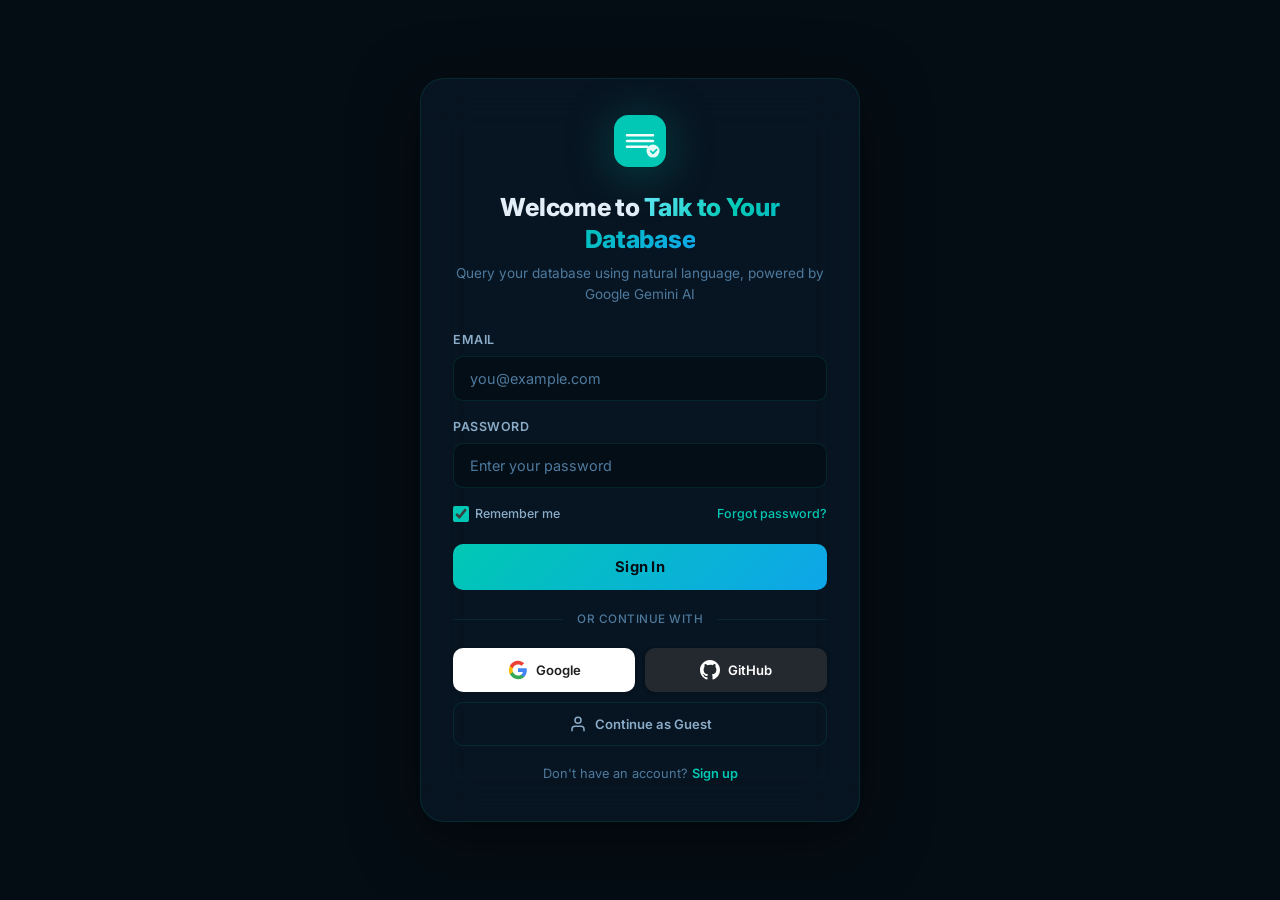
<file: src/main/resources/static/index.html>
<!DOCTYPE html>
<html lang="en">
<head>
    <meta charset="UTF-8">
    <meta name="viewport" content="width=device-width, initial-scale=1.0">
    <title>NLDB — Natural Language Database Interface</title>
    <meta name="description" content="Query your database using natural language. Powered by Google Gemini AI.">
    
    <!-- Social Meta Tags (Open Graph / Facebook) -->
    <meta property="og:type" content="website">
    <meta property="og:title" content="NLDB — Natural Language Database Interface">
    <meta property="og:description" content="Query your database using natural language. Powered by Google Gemini AI.">
    <meta property="og:image" content="https://raw.githubusercontent.com/Hariharan-Rajmohan/NLDB/main/screenshots/preview.png">

    <!-- Twitter Meta Tags -->
    <meta name="twitter:card" content="summary_large_image">
    <meta name="twitter:title" content="NLDB — Natural Language Database Interface">
    <meta name="twitter:description" content="Query your database using natural language. Powered by Google Gemini AI.">
    <meta name="twitter:image" content="https://raw.githubusercontent.com/Hariharan-Rajmohan/NLDB/main/screenshots/preview.png">

    <link rel="preconnect" href="https://fonts.googleapis.com">
    <link rel="preconnect" href="https://fonts.gstatic.com" crossorigin>
    <link href="https://fonts.googleapis.com/css2?family=Inter:wght@300;400;500;600;700;800&family=JetBrains+Mono:wght@400;500;600&display=swap" rel="stylesheet">
    <link rel="stylesheet" href="style.css">
</head>
<body>
    <!-- Animated Background Orbs -->
    <div class="bg-orbs" aria-hidden="true">
        <div class="orb orb-1"></div>
        <div class="orb orb-2"></div>
        <div class="orb orb-3"></div>
        <div class="orb orb-4"></div>
    </div>

    <!-- ===== Sign In / Sign Up Page ===== -->
    <div id="welcome-page" class="welcome-page">
        <div class="signin-card">
            <!-- Logo & Title -->
            <div class="signin-header">
                <div class="welcome-icon">
                    <svg width="52" height="52" viewBox="0 0 72 72" fill="none" xmlns="http://www.w3.org/2000/svg">
                        <rect width="72" height="72" rx="20" fill="url(#welcome-grad)"/>
                        <path d="M18 28h36M18 36h36M18 44h28" stroke="white" stroke-width="3.5" stroke-linecap="round" opacity="0.95"/>
                        <circle cx="54" cy="50" r="9" fill="white" opacity="0.9"/>
                        <path d="M51 50l3 3 5-5" stroke="url(#welcome-grad)" stroke-width="2.5" stroke-linecap="round" stroke-linejoin="round"/>
                        <defs>
                            <linearGradient id="welcome-grad" x1="0" y1="0" x2="72" y2="72">
                                <stop stop-color="#00c8b4"/>
                                <stop offset="1" stop-color="#0ea5e9"/>
                            </linearGradient>
                        </defs>
                    </svg>
                </div>
                <h1 class="welcome-title">Welcome to <span class="welcome-highlight">Talk to Your Database</span></h1>
                <p class="welcome-subtitle">Query your database using natural language, powered by Google Gemini AI</p>
            </div>

            <!-- Email / Password Form -->
            <form id="signin-form" class="signin-form" autocomplete="off">
                <div class="signin-form-group">
                    <label for="signin-email">Email</label>
                    <input type="email" id="signin-email" placeholder="you@example.com" required autocomplete="email">
                </div>
                <div class="signin-form-group">
                    <label for="signin-password">Password</label>
                    <input type="password" id="signin-password" placeholder="Enter your password" required minlength="4" autocomplete="current-password">
                </div>
                <div class="signin-row">
                    <label class="remember-me">
                        <input type="checkbox" id="remember-me" checked>
                        <span>Remember me</span>
                    </label>
                    <a href="#" class="forgot-link" onclick="return false;">Forgot password?</a>
                </div>
                <button type="submit" class="signin-submit-btn" id="signin-submit-btn">
                    <span class="signin-btn-text">Sign In</span>
                </button>
            </form>

            <!-- Divider -->
            <div class="signin-divider">
                <span>or continue with</span>
            </div>

            <!-- Social Login Buttons -->
            <div class="social-login-buttons">
                <button id="google-login-btn" class="social-btn google-btn" type="button">
                    <svg width="20" height="20" viewBox="0 0 24 24">
                        <path d="M22.56 12.25c0-.78-.07-1.53-.2-2.25H12v4.26h5.92a5.06 5.06 0 0 1-2.2 3.32v2.77h3.57c2.08-1.92 3.28-4.74 3.28-8.1z" fill="#4285F4"/>
                        <path d="M12 23c2.97 0 5.46-.98 7.28-2.66l-3.57-2.77c-.98.66-2.23 1.06-3.71 1.06-2.86 0-5.29-1.93-6.16-4.53H2.18v2.84C3.99 20.53 7.7 23 12 23z" fill="#34A853"/>
                        <path d="M5.84 14.09c-.22-.66-.35-1.36-.35-2.09s.13-1.43.35-2.09V7.07H2.18A11.96 11.96 0 0 0 1 12c0 1.94.46 3.77 1.18 5.27l3.66-2.84z" fill="#FBBC05"/>
                        <path d="M12 5.38c1.62 0 3.06.56 4.21 1.64l3.15-3.15C17.45 2.09 14.97 1 12 1 7.7 1 3.99 3.47 2.18 7.07l3.66 2.84c.87-2.6 3.3-4.53 6.16-4.53z" fill="#EA4335"/>
                    </svg>
                    <span>Google</span>
                </button>
                <button id="github-login-btn" class="social-btn github-btn" type="button">
                    <svg width="20" height="20" viewBox="0 0 24 24" fill="currentColor">
                        <path d="M12 0C5.374 0 0 5.373 0 12c0 5.302 3.438 9.8 8.207 11.387.6.11.793-.261.793-.577v-2.234c-3.338.726-4.033-1.416-4.033-1.416-.546-1.387-1.333-1.756-1.333-1.756-1.089-.745.083-.729.083-.729 1.205.084 1.839 1.237 1.839 1.237 1.07 1.834 2.807 1.304 3.492.997.107-.775.418-1.305.762-1.604-2.665-.305-5.467-1.334-5.467-5.931 0-1.311.469-2.381 1.236-3.221-.124-.303-.535-1.524.117-3.176 0 0 1.008-.322 3.301 1.23A11.509 11.509 0 0 1 12 5.803c1.02.005 2.047.138 3.006.404 2.291-1.552 3.297-1.23 3.297-1.23.653 1.653.242 2.874.118 3.176.77.84 1.235 1.911 1.235 3.221 0 4.609-2.807 5.624-5.479 5.921.43.372.823 1.102.823 2.222v3.293c0 .319.192.694.801.576C20.566 21.797 24 17.3 24 12c0-6.627-5.373-12-12-12z"/>
                    </svg>
                    <span>GitHub</span>
                </button>
            </div>

            <!-- Guest Access -->
            <button id="guest-login-btn" class="guest-btn" type="button">
                <svg width="18" height="18" viewBox="0 0 24 24" fill="none" stroke="currentColor" stroke-width="2" stroke-linecap="round" stroke-linejoin="round">
                    <path d="M20 21v-2a4 4 0 0 0-4-4H8a4 4 0 0 0-4 4v2"/><circle cx="12" cy="7" r="4"/>
                </svg>
                Continue as Guest
            </button>

            <!-- Sign Up Toggle -->
            <p class="signin-toggle">
                Don't have an account? <a href="#" id="signup-toggle-link">Sign up</a>
            </p>
        </div>
    </div>

    <div class="app-container hidden" id="app-container">
        <!-- Header -->
        <header class="app-header">
            <div class="logo-section">
                <div class="logo-icon">
                    <svg width="32" height="32" viewBox="0 0 32 32" fill="none" xmlns="http://www.w3.org/2000/svg">
                        <rect width="32" height="32" rx="8" fill="url(#logo-gradient)"/>
                        <path d="M8 12h16M8 16h16M8 20h12" stroke="white" stroke-width="2" stroke-linecap="round"/>
                        <circle cx="24" cy="22" r="4" fill="white" opacity="0.9"/>
                        <path d="M23 22l1 1 2-2" stroke="url(#logo-gradient)" stroke-width="1.5" stroke-linecap="round" stroke-linejoin="round"/>
                        <defs>
                            <linearGradient id="logo-gradient" x1="0" y1="0" x2="32" y2="32">
                                <stop stop-color="#00c8b4"/>
                                <stop offset="1" stop-color="#0ea5e9"/>
                            </linearGradient>
                        </defs>
                    </svg>
                </div>
                <div class="logo-text">
                    <h1>NLDB</h1>
                    <p class="tagline">Natural Language Database Interface</p>
                </div>
            </div>
            <div class="header-badge">
                <span class="badge-dot"></span>
                Powered by Gemini AI
            </div>
        </header>

        <!-- Navigation Tabs -->
        <nav class="app-nav" id="app-nav">
            <button class="nav-tab active" data-view="query-view" id="nav-query">
                <svg width="16" height="16" viewBox="0 0 24 24" fill="none" stroke="currentColor" stroke-width="2" stroke-linecap="round" stroke-linejoin="round">
                    <circle cx="11" cy="11" r="8"/><line x1="21" y1="21" x2="16.65" y2="16.65"/>
                </svg>
                NL Query
            </button>
            <button class="nav-tab" data-view="crud-view" id="nav-crud">
                <svg width="16" height="16" viewBox="0 0 24 24" fill="none" stroke="currentColor" stroke-width="2" stroke-linecap="round" stroke-linejoin="round">
                    <rect x="3" y="3" width="18" height="18" rx="2"/><line x1="3" y1="9" x2="21" y2="9"/><line x1="9" y1="21" x2="9" y2="9"/>
                </svg>
                Manage Data
            </button>
            <button class="nav-tab" data-view="chat-view" id="nav-chat">
                <svg width="16" height="16" viewBox="0 0 24 24" fill="none" stroke="currentColor" stroke-width="2" stroke-linecap="round" stroke-linejoin="round">
                    <path d="M21 15a2 2 0 0 1-2 2H7l-4 4V5a2 2 0 0 1 2-2h14a2 2 0 0 1 2 2z"/>
                </svg>
                Create Dataset
            </button>
        </nav>

        <!-- ===== NL Query View ===== -->
        <main id="query-view">
            <section class="query-section glass-panel" id="query-section">
                <label for="query-input" class="section-label">
                    <svg width="18" height="18" viewBox="0 0 24 24" fill="none" stroke="currentColor" stroke-width="2" stroke-linecap="round" stroke-linejoin="round">
                        <circle cx="11" cy="11" r="8"/><line x1="21" y1="21" x2="16.65" y2="16.65"/>
                    </svg>
                    Ask your database
                </label>
                <div class="input-row">
                    <input
                        type="text"
                        id="query-input"
                        placeholder="e.g., Show all students from the Cyber Security department"
                        autocomplete="off"
                        spellcheck="false"
                    >
                    <button id="mic-btn" type="button" class="mic-btn" title="Voice input">
                        <svg class="mic-icon" width="20" height="20" viewBox="0 0 24 24" fill="none" stroke="currentColor" stroke-width="2" stroke-linecap="round" stroke-linejoin="round">
                            <path d="M12 1a3 3 0 0 0-3 3v8a3 3 0 0 0 6 0V4a3 3 0 0 0-3-3z"/>
                            <path d="M19 10v2a7 7 0 0 1-14 0v-2"/>
                            <line x1="12" y1="19" x2="12" y2="23"/>
                            <line x1="8" y1="23" x2="16" y2="23"/>
                        </svg>
                        <svg class="mic-stop-icon" width="20" height="20" viewBox="0 0 24 24" fill="none" stroke="currentColor" stroke-width="2" stroke-linecap="round" stroke-linejoin="round" style="display:none">
                            <rect x="6" y="6" width="12" height="12" rx="2"/>
                        </svg>
                    </button>
                    <button id="submit-btn" type="button">
                        <span class="btn-text">Run Query</span>
                        <span class="btn-loader" aria-hidden="true">
                            <svg width="20" height="20" viewBox="0 0 24 24" fill="none" stroke="currentColor" stroke-width="2.5">
                                <path d="M12 2v4M12 18v4M4.93 4.93l2.83 2.83M16.24 16.24l2.83 2.83M2 12h4M18 12h4M4.93 19.07l2.83-2.83M16.24 7.76l2.83-2.83"/>
                            </svg>
                        </span>
                    </button>
                </div>

                <!-- Example Chips -->
                <div class="example-chips">
                    <span class="chips-label">Try:</span>
                    <button class="chip" data-query="Show all students">Show all students</button>
                    <button class="chip" data-query="List employees hired after 2020">Employees after 2020</button>
                    <button class="chip" data-query="Show students from Cyber Security department">Cyber Security students</button>
                    <button class="chip" data-query="Count employees in each department">Count by department</button>
                    <button class="chip" data-query="Show all employees in Engineering department">Engineering team</button>
                </div>
            </section>

            <!-- SQL Display Section -->
            <section class="sql-section glass-panel hidden" id="sql-section">
                <div class="section-header">
                    <label class="section-label">
                        <svg width="18" height="18" viewBox="0 0 24 24" fill="none" stroke="currentColor" stroke-width="2" stroke-linecap="round" stroke-linejoin="round">
                            <polyline points="16 18 22 12 16 6"/><polyline points="8 6 2 12 8 18"/>
                        </svg>
                        Generated SQL
                    </label>
                    <button id="copy-btn" class="icon-btn" title="Copy SQL to clipboard">
                        <svg width="16" height="16" viewBox="0 0 24 24" fill="none" stroke="currentColor" stroke-width="2" stroke-linecap="round" stroke-linejoin="round">
                            <rect x="9" y="9" width="13" height="13" rx="2" ry="2"/><path d="M5 15H4a2 2 0 0 1-2-2V4a2 2 0 0 1 2-2h9a2 2 0 0 1 2 2v1"/>
                        </svg>
                        <span class="copy-label">Copy</span>
                    </button>
                </div>
                <pre class="sql-code"><code id="sql-display"></code></pre>
            </section>

            <!-- Error Section -->
            <section class="error-section glass-panel hidden" id="error-section">
                <div class="error-content">
                    <svg width="22" height="22" viewBox="0 0 24 24" fill="none" stroke="currentColor" stroke-width="2" stroke-linecap="round" stroke-linejoin="round">
                        <circle cx="12" cy="12" r="10"/><line x1="15" y1="9" x2="9" y2="15"/><line x1="9" y1="9" x2="15" y2="15"/>
                    </svg>
                    <p id="error-message"></p>
                </div>
            </section>

            <!-- Results Section -->
            <section class="results-section glass-panel hidden" id="results-section">
                <div class="section-header">
                    <label class="section-label">
                        <svg width="18" height="18" viewBox="0 0 24 24" fill="none" stroke="currentColor" stroke-width="2" stroke-linecap="round" stroke-linejoin="round">
                            <rect x="3" y="3" width="18" height="18" rx="2"/><line x1="3" y1="9" x2="21" y2="9"/><line x1="9" y1="21" x2="9" y2="9"/>
                        </svg>
                        Results
                    </label>
                    <div class="results-actions">
                        <button id="speak-btn" class="icon-btn speak-btn" title="Read results aloud">
                            <svg class="speak-icon" width="16" height="16" viewBox="0 0 24 24" fill="none" stroke="currentColor" stroke-width="2" stroke-linecap="round" stroke-linejoin="round">
                                <polygon points="11 5 6 9 2 9 2 15 6 15 11 19 11 5"/>
                                <path d="M15.54 8.46a5 5 0 0 1 0 7.07"/>
                                <path d="M19.07 4.93a10 10 0 0 1 0 14.14"/>
                            </svg>
                            <svg class="speak-stop-icon" width="16" height="16" viewBox="0 0 24 24" fill="none" stroke="currentColor" stroke-width="2" stroke-linecap="round" stroke-linejoin="round" style="display:none">
                                <rect x="6" y="6" width="12" height="12" rx="2"/>
                            </svg>
                            <span class="speak-label">Read Aloud</span>
                        </button>
                        <span class="row-count" id="row-count"></span>
                    </div>
                </div>
                <div class="table-wrapper">
                    <table id="results-table">
                        <thead id="table-head"></thead>
                        <tbody id="table-body"></tbody>
                    </table>
                </div>
            </section>
        </main>

        <!-- ===== CRUD / Manage Data View ===== -->
        <div id="crud-view" class="hidden">
            <!-- Table Selector Dropdown (dynamically populated) -->
            <div class="crud-table-selector" style="margin-bottom: 20px;">
                <label for="crud-table-dropdown" style="font-weight: 500; margin-right: 10px;">Select Table:</label>
                <select id="crud-table-dropdown" class="form-input" style="width: 250px; display: inline-block;">
                    <!-- Options are populated dynamically by app.js -->
                </select>
            </div>

            <!-- CRUD Data Panel -->
            <section class="crud-panel glass-panel">
                <div class="section-header">
                    <label class="section-label">
                        <svg width="18" height="18" viewBox="0 0 24 24" fill="none" stroke="currentColor" stroke-width="2" stroke-linecap="round" stroke-linejoin="round">
                            <rect x="3" y="3" width="18" height="18" rx="2"/><line x1="3" y1="9" x2="21" y2="9"/><line x1="9" y1="21" x2="9" y2="9"/>
                        </svg>
                        <span id="crud-table-title">Students</span>
                    </label>
                    <div class="crud-actions">
                        <button id="crud-add-btn" class="crud-action-btn add-btn">
                            <svg width="16" height="16" viewBox="0 0 24 24" fill="none" stroke="currentColor" stroke-width="2" stroke-linecap="round" stroke-linejoin="round">
                                <line x1="12" y1="5" x2="12" y2="19"/><line x1="5" y1="12" x2="19" y2="12"/>
                            </svg>
                            Add Record
                        </button>
                        <button id="crud-upload-btn" class="crud-action-btn add-btn" style="background: linear-gradient(135deg, #8b5cf6, #ec4899);">
                            <svg width="16" height="16" viewBox="0 0 24 24" fill="none" stroke="currentColor" stroke-width="2" stroke-linecap="round" stroke-linejoin="round">
                                <path d="M21 15v4a2 2 0 0 1-2 2H5a2 2 0 0 1-2-2v-4"></path>
                                <polyline points="17 8 12 3 7 8"></polyline>
                                <line x1="12" y1="3" x2="12" y2="15"></line>
                            </svg>
                            Upload File
                        </button>
                        <input type="file" id="crud-file-input" class="hidden" accept="image/*,video/*">
                        <button id="crud-refresh-btn" class="icon-btn" title="Refresh data">
                            <svg width="16" height="16" viewBox="0 0 24 24" fill="none" stroke="currentColor" stroke-width="2" stroke-linecap="round" stroke-linejoin="round">
                                <polyline points="23 4 23 10 17 10"/><path d="M20.49 15a9 9 0 1 1-2.12-9.36L23 10"/>
                            </svg>
                            Refresh
                        </button>
                        <span class="row-count" id="crud-row-count"></span>
                    </div>
                </div>

                <!-- CRUD Status Messages -->
                <div id="crud-status" class="crud-status hidden"></div>

                <!-- CRUD Data Table -->
                <div class="table-wrapper">
                    <table id="crud-table">
                        <thead id="crud-table-head"></thead>
                        <tbody id="crud-table-body"></tbody>
                    </table>
                </div>
            </section>
        </div>

        <!-- ===== CRUD Form Modal ===== -->
        <div id="crud-modal" class="modal-overlay hidden">
            <div class="modal-content glass-panel">
                <div class="modal-header">
                    <h2 id="modal-title">Add Record</h2>
                    <button id="modal-close-btn" class="modal-close" title="Close">
                        <svg width="20" height="20" viewBox="0 0 24 24" fill="none" stroke="currentColor" stroke-width="2" stroke-linecap="round" stroke-linejoin="round">
                            <line x1="18" y1="6" x2="6" y2="18"/><line x1="6" y1="6" x2="18" y2="18"/>
                        </svg>
                    </button>
                </div>
                <form id="crud-form">
                    <div id="crud-form-fields"></div>
                    <div class="modal-actions">
                        <button type="button" id="modal-cancel-btn" class="modal-btn cancel-btn">Cancel</button>
                        <button type="submit" id="modal-submit-btn" class="modal-btn submit-btn">Save</button>
                    </div>
                </form>
            </div>
        </div>

        <!-- ===== Chat / Create Dataset View ===== -->
        <div id="chat-view" class="hidden">
            <section class="chat-container glass-panel">
                <div class="chat-header">
                    <label class="section-label">
                        <svg width="18" height="18" viewBox="0 0 24 24" fill="none" stroke="currentColor" stroke-width="2" stroke-linecap="round" stroke-linejoin="round">
                            <path d="M21 15a2 2 0 0 1-2 2H7l-4 4V5a2 2 0 0 1 2-2h14a2 2 0 0 1 2 2z"/>
                        </svg>
                        Dataset Creator Chat
                    </label>
                    <button id="chat-clear-btn" class="icon-btn" title="Clear chat">
                        <svg width="16" height="16" viewBox="0 0 24 24" fill="none" stroke="currentColor" stroke-width="2" stroke-linecap="round" stroke-linejoin="round">
                            <polyline points="3 6 5 6 21 6"/><path d="M19 6v14a2 2 0 0 1-2 2H7a2 2 0 0 1-2-2V6m3 0V4a2 2 0 0 1 2-2h4a2 2 0 0 1 2 2v2"/>
                        </svg>
                        Clear
                    </button>
                </div>

                <!-- Chat Messages -->
                <div class="chat-messages" id="chat-messages">
                    <!-- Welcome message -->
                    <div class="chat-bubble assistant-bubble">
                        <div class="bubble-avatar">
                            <svg width="18" height="18" viewBox="0 0 24 24" fill="none" stroke="currentColor" stroke-width="2" stroke-linecap="round" stroke-linejoin="round">
                                <path d="M12 2L2 7l10 5 10-5-10-5zM2 17l10 5 10-5M2 12l10 5 10-5"/>
                            </svg>
                        </div>
                        <div class="bubble-content">
                            <p>Hi! I'm your dataset creator assistant. I can help you:</p>
                            <ul>
                                <li>Create new database tables</li>
                                <li>Add sample data to tables</li>
                                <li>Modify table structures</li>
                                <li>Answer questions about your database</li>
                            </ul>
                            <p>Try one of the suggestions below, or type your own request!</p>
                        </div>
                    </div>
                </div>

                <!-- Chat Starter Prompts -->
                <div class="chat-starters" id="chat-starters">
                    <button class="chat-starter-chip" data-prompt="Create a products table with name, price, category, and stock quantity">
                        🛍️ Create products table
                    </button>
                    <button class="chat-starter-chip" data-prompt="Create a courses table with title, instructor, duration hours, and difficulty level">
                        📚 Create courses table
                    </button>
                    <button class="chat-starter-chip" data-prompt="Create an orders table with customer name, product, quantity, total price, and order date">
                        📦 Create orders table
                    </button>
                    <button class="chat-starter-chip" data-prompt="What tables currently exist in the database?">
                        🔍 Show existing tables
                    </button>
                </div>

                <!-- Chat Input -->
                <div class="chat-input-bar">
                    <input
                        type="text"
                        id="chat-input"
                        placeholder="Describe the dataset you want to create..."
                        autocomplete="off"
                        spellcheck="false"
                    >
                    <button id="chat-send-btn" type="button" title="Send message">
                        <svg width="20" height="20" viewBox="0 0 24 24" fill="none" stroke="currentColor" stroke-width="2" stroke-linecap="round" stroke-linejoin="round">
                            <line x1="22" y1="2" x2="11" y2="13"/><polygon points="22 2 15 22 11 13 2 9 22 2"/>
                        </svg>
                        <span class="chat-send-loader" aria-hidden="true">
                            <svg width="20" height="20" viewBox="0 0 24 24" fill="none" stroke="currentColor" stroke-width="2.5">
                                <path d="M12 2v4M12 18v4M4.93 4.93l2.83 2.83M16.24 16.24l2.83 2.83M2 12h4M18 12h4M4.93 19.07l2.83-2.83M16.24 7.76l2.83-2.83"/>
                            </svg>
                        </span>
                    </button>
                </div>
            </section>
        </div>

        <!-- Footer -->
        <footer class="app-footer">
            <p>NLDB v1.0 &middot; Natural language to SQL &middot; Powered by Google Gemini</p>
        </footer>
    </div>

    <!-- Voice Listening Overlay -->
    <div id="listening-overlay" class="listening-overlay hidden">
        <div class="listening-content">
            <div class="listening-ripple">
                <div class="ripple-ring"></div>
                <div class="ripple-ring"></div>
                <div class="ripple-ring"></div>
                <div class="listening-mic-icon">
                    <svg width="40" height="40" viewBox="0 0 24 24" fill="none" stroke="currentColor" stroke-width="2" stroke-linecap="round" stroke-linejoin="round">
                        <path d="M12 1a3 3 0 0 0-3 3v8a3 3 0 0 0 6 0V4a3 3 0 0 0-3-3z"/>
                        <path d="M19 10v2a7 7 0 0 1-14 0v-2"/>
                        <line x1="12" y1="19" x2="12" y2="23"/>
                        <line x1="8" y1="23" x2="16" y2="23"/>
                    </svg>
                </div>
            </div>
            <p class="listening-text">Listening...</p>
            <p class="listening-transcript" id="listening-transcript"></p>
            <button id="stop-listening-btn" class="stop-listening-btn">Tap to stop</button>
        </div>
    </div>

    <script src="app.js"></script>
</body>
</html>
</file>
<file: src/main/resources/static/style.css>
/* ============================================
   NLDB — Ocean Teal Dark Theme
   Fresh, modern design with teal/emerald palette
   ============================================ */

/* ---------- CSS Variables ---------- */
:root {
    --bg-primary: #050d14;
    --bg-secondary: #0a1929;
    --glass-bg: rgba(10, 25, 41, 0.65);
    --glass-border: rgba(0, 200, 180, 0.12);
    --glass-shadow: 0 8px 40px rgba(0, 0, 0, 0.45);
    --text-primary: #e4eef8;
    --text-secondary: #8bacc8;
    --text-muted: #4e7a9e;
    --accent-primary: #00c8b4;
    --accent-secondary: #0ea5e9;
    --accent-glow: rgba(0, 200, 180, 0.2);
    --success: #22d3ee;
    --error: #fb7185;
    --error-bg: rgba(251, 113, 133, 0.06);
    --error-border: rgba(251, 113, 133, 0.18);
    --font-ui: 'Inter', -apple-system, BlinkMacSystemFont, sans-serif;
    --font-code: 'JetBrains Mono', 'Fira Code', monospace;
    --radius-sm: 10px;
    --radius-md: 14px;
    --radius-lg: 20px;
    --radius-xl: 24px;
    --transition-fast: 150ms cubic-bezier(0.4, 0, 0.2, 1);
    --transition-base: 280ms cubic-bezier(0.4, 0, 0.2, 1);
    --transition-slow: 450ms cubic-bezier(0.4, 0, 0.2, 1);
}

/* ---------- Reset & Base ---------- */
*, *::before, *::after {
    margin: 0;
    padding: 0;
    box-sizing: border-box;
}

html {
    font-size: 16px;
    scroll-behavior: smooth;
}

body {
    font-family: var(--font-ui);
    background: var(--bg-primary);
    color: var(--text-primary);
    line-height: 1.6;
    min-height: 100vh;
    overflow-x: hidden;
    -webkit-font-smoothing: antialiased;
    -moz-osx-font-smoothing: grayscale;
}

/* ---------- Animated Background Orbs ---------- */
.bg-orbs {
    position: fixed;
    inset: 0;
    z-index: 0;
    pointer-events: none;
    overflow: hidden;
}

.orb {
    position: absolute;
    border-radius: 50%;
    filter: blur(100px);
    opacity: 0.35;
    animation: float 20s ease-in-out infinite;
}

.orb-1 {
    width: 500px;
    height: 500px;
    background: radial-gradient(circle, rgba(0, 200, 180, 0.3), transparent 70%);
    top: -150px;
    left: -120px;
    animation-duration: 24s;
}

.orb-2 {
    width: 400px;
    height: 400px;
    background: radial-gradient(circle, rgba(14, 165, 233, 0.25), transparent 70%);
    top: 35%;
    right: -100px;
    animation-duration: 19s;
    animation-delay: -4s;
}

.orb-3 {
    width: 350px;
    height: 350px;
    background: radial-gradient(circle, rgba(0, 200, 180, 0.2), transparent 70%);
    bottom: -80px;
    left: 25%;
    animation-duration: 27s;
    animation-delay: -9s;
}

.orb-4 {
    width: 280px;
    height: 280px;
    background: radial-gradient(circle, rgba(14, 165, 233, 0.18), transparent 70%);
    top: 15%;
    left: 55%;
    animation-duration: 22s;
    animation-delay: -13s;
}

@keyframes float {
    0%, 100% { transform: translate(0, 0) scale(1); }
    25% { transform: translate(50px, -40px) scale(1.06); }
    50% { transform: translate(-30px, 50px) scale(0.94); }
    75% { transform: translate(40px, 25px) scale(1.03); }
}

/* ---------- App Container ---------- */
.app-container {
    position: relative;
    z-index: 1;
    max-width: 960px;
    margin: 0 auto;
    padding: 36px 28px 32px;
    min-height: 100vh;
    display: flex;
    flex-direction: column;
}

/* ---------- Header ---------- */
.app-header {
    display: flex;
    align-items: center;
    justify-content: space-between;
    margin-bottom: 28px;
    animation: fadeInDown 0.6s var(--transition-base);
}

.logo-section {
    display: flex;
    align-items: center;
    gap: 14px;
}

.logo-icon {
    flex-shrink: 0;
    filter: drop-shadow(0 2px 12px rgba(0, 200, 180, 0.35));
}

.logo-icon svg rect {
    fill: url(#logo-gradient);
}

.logo-icon svg defs linearGradient stop:first-child {
    stop-color: #00c8b4;
}

.logo-icon svg defs linearGradient stop:last-child {
    stop-color: #0ea5e9;
}

.logo-text h1 {
    font-size: 1.8rem;
    font-weight: 800;
    letter-spacing: -0.5px;
    background: linear-gradient(135deg, #67e8f9 0%, #00c8b4 45%, #0ea5e9 100%);
    -webkit-background-clip: text;
    -webkit-text-fill-color: transparent;
    background-clip: text;
    line-height: 1.2;
}

.tagline {
    font-size: 0.78rem;
    color: var(--text-muted);
    font-weight: 400;
    letter-spacing: 0.5px;
}

.header-badge {
    display: flex;
    align-items: center;
    gap: 8px;
    font-size: 0.75rem;
    color: var(--text-secondary);
    background: rgba(0, 200, 180, 0.06);
    border: 1px solid rgba(0, 200, 180, 0.15);
    padding: 7px 16px;
    border-radius: 100px;
    backdrop-filter: blur(14px);
    -webkit-backdrop-filter: blur(14px);
}

.badge-dot {
    width: 8px;
    height: 8px;
    background: var(--success);
    border-radius: 50%;
    animation: pulse-dot 2s ease-in-out infinite;
}

@keyframes pulse-dot {
    0%, 100% { opacity: 1; box-shadow: 0 0 0 0 rgba(34, 211, 238, 0.4); }
    50% { opacity: 0.7; box-shadow: 0 0 0 7px rgba(34, 211, 238, 0); }
}

/* ---------- Glass Panel ---------- */
.glass-panel {
    background: var(--glass-bg);
    border: 1px solid var(--glass-border);
    border-radius: var(--radius-lg);
    padding: 26px;
    backdrop-filter: blur(20px);
    -webkit-backdrop-filter: blur(20px);
    box-shadow: var(--glass-shadow);
    animation: fadeInUp 0.5s var(--transition-base);
}

/* ---------- Section Label ---------- */
.section-label {
    display: flex;
    align-items: center;
    gap: 8px;
    font-size: 0.82rem;
    font-weight: 700;
    text-transform: uppercase;
    letter-spacing: 1px;
    color: var(--text-secondary);
    margin-bottom: 14px;
}

.section-label svg {
    color: var(--accent-primary);
    flex-shrink: 0;
}

/* ---------- Query Section ---------- */
.query-section {
    margin-bottom: 20px;
}

.input-row {
    display: flex;
    gap: 10px;
}

#query-input {
    flex: 1;
    padding: 15px 20px;
    font-family: var(--font-ui);
    font-size: 0.95rem;
    color: var(--text-primary);
    background: rgba(5, 13, 20, 0.7);
    border: 1.5px solid rgba(0, 200, 180, 0.15);
    border-radius: var(--radius-md);
    outline: none;
    transition: border-color var(--transition-fast), box-shadow var(--transition-fast);
}

#query-input::placeholder {
    color: var(--text-muted);
}

#query-input:focus {
    border-color: var(--accent-primary);
    box-shadow: 0 0 0 3px var(--accent-glow), 0 0 24px rgba(0, 200, 180, 0.1);
}

#submit-btn {
    display: flex;
    align-items: center;
    justify-content: center;
    gap: 6px;
    padding: 15px 32px;
    font-family: var(--font-ui);
    font-size: 0.9rem;
    font-weight: 700;
    color: #050d14;
    background: linear-gradient(135deg, #00c8b4, #0ea5e9);
    border: none;
    border-radius: var(--radius-md);
    cursor: pointer;
    transition: transform var(--transition-fast), box-shadow var(--transition-fast), opacity var(--transition-fast);
    white-space: nowrap;
    letter-spacing: 0.3px;
}

#submit-btn:hover:not(:disabled) {
    transform: translateY(-2px);
    box-shadow: 0 8px 28px rgba(0, 200, 180, 0.35);
}

#submit-btn:active:not(:disabled) {
    transform: translateY(0);
}

#submit-btn:disabled {
    opacity: 0.6;
    cursor: not-allowed;
}

#submit-btn .btn-loader {
    display: none;
    animation: spin 1s linear infinite;
}

#submit-btn.loading .btn-text {
    display: none;
}

#submit-btn.loading .btn-loader {
    display: flex;
}

@keyframes spin {
    to { transform: rotate(360deg); }
}

/* ---------- Example Chips ---------- */
.example-chips {
    display: flex;
    align-items: center;
    flex-wrap: wrap;
    gap: 8px;
    margin-top: 14px;
}

.chips-label {
    font-size: 0.76rem;
    color: var(--text-muted);
    font-weight: 500;
}

.chip {
    font-family: var(--font-ui);
    font-size: 0.76rem;
    font-weight: 500;
    color: var(--text-secondary);
    background: rgba(0, 200, 180, 0.06);
    border: 1px solid rgba(0, 200, 180, 0.12);
    padding: 6px 14px;
    border-radius: 100px;
    cursor: pointer;
    transition: all var(--transition-fast);
    white-space: nowrap;
}

.chip:hover {
    color: var(--text-primary);
    background: rgba(0, 200, 180, 0.14);
    border-color: rgba(0, 200, 180, 0.3);
    transform: translateY(-1px);
    box-shadow: 0 4px 12px rgba(0, 200, 180, 0.1);
}

/* ---------- SQL Section ---------- */
.sql-section {
    margin-bottom: 20px;
}

.section-header {
    display: flex;
    align-items: center;
    justify-content: space-between;
}

.section-header .section-label {
    margin-bottom: 0;
}

.icon-btn {
    display: flex;
    align-items: center;
    gap: 6px;
    font-family: var(--font-ui);
    font-size: 0.73rem;
    font-weight: 500;
    color: var(--text-muted);
    background: rgba(0, 200, 180, 0.06);
    border: 1px solid rgba(0, 200, 180, 0.1);
    padding: 6px 14px;
    border-radius: var(--radius-sm);
    cursor: pointer;
    transition: all var(--transition-fast);
}

.icon-btn:hover {
    color: var(--text-primary);
    background: rgba(0, 200, 180, 0.14);
    border-color: rgba(0, 200, 180, 0.25);
}

.icon-btn.copied {
    color: var(--success);
    border-color: rgba(34, 211, 238, 0.3);
    background: rgba(34, 211, 238, 0.06);
}

.sql-code {
    margin-top: 14px;
    padding: 18px 22px;
    background: rgba(3, 7, 12, 0.75);
    border-radius: var(--radius-sm);
    overflow-x: auto;
    border: 1px solid rgba(0, 200, 180, 0.06);
}

.sql-code code {
    font-family: var(--font-code);
    font-size: 0.88rem;
    color: #67e8f9;
    line-height: 1.7;
    white-space: pre-wrap;
    word-break: break-word;
}

/* ---------- Error Section ---------- */
.error-section {
    margin-bottom: 20px;
    border-color: var(--error-border);
    background: var(--error-bg);
}

.error-content {
    display: flex;
    align-items: flex-start;
    gap: 12px;
    color: var(--error);
}

.error-content svg {
    flex-shrink: 0;
    margin-top: 2px;
}

.error-content p {
    font-size: 0.9rem;
    line-height: 1.5;
}

/* ---------- Results Section ---------- */
.results-section {
    margin-bottom: 20px;
    flex: 1;
}

.results-actions {
    display: flex;
    align-items: center;
    gap: 8px;
}

.row-count {
    font-size: 0.76rem;
    color: var(--text-muted);
    font-weight: 500;
    background: rgba(0, 200, 180, 0.06);
    padding: 4px 12px;
    border-radius: 100px;
    border: 1px solid rgba(0, 200, 180, 0.1);
}

.table-wrapper {
    margin-top: 14px;
    overflow-x: auto;
    border-radius: var(--radius-sm);
    border: 1px solid rgba(0, 200, 180, 0.06);
}

table {
    width: 100%;
    border-collapse: collapse;
    font-size: 0.88rem;
}

thead {
    background: rgba(0, 200, 180, 0.08);
}

thead th {
    padding: 13px 18px;
    text-align: left;
    font-weight: 700;
    font-size: 0.76rem;
    text-transform: uppercase;
    letter-spacing: 0.8px;
    color: var(--accent-primary);
    border-bottom: 1px solid rgba(0, 200, 180, 0.12);
    white-space: nowrap;
}

tbody td {
    padding: 12px 18px;
    color: var(--text-primary);
    border-bottom: 1px solid rgba(255, 255, 255, 0.03);
    font-family: var(--font-code);
    font-size: 0.82rem;
}

tbody tr {
    transition: background var(--transition-fast);
}

tbody tr:hover {
    background: rgba(0, 200, 180, 0.04);
}

tbody tr:last-child td {
    border-bottom: none;
}

/* ---------- Footer ---------- */
.app-footer {
    text-align: center;
    padding: 24px 0 8px;
    margin-top: auto;
}

.app-footer p {
    font-size: 0.73rem;
    color: var(--text-muted);
    letter-spacing: 0.4px;
}

/* ---------- Utilities ---------- */
.hidden {
    display: none !important;
}

/* ---------- Animations ---------- */
@keyframes fadeInUp {
    from { opacity: 0; transform: translateY(18px); }
    to   { opacity: 1; transform: translateY(0); }
}

@keyframes fadeInDown {
    from { opacity: 0; transform: translateY(-18px); }
    to   { opacity: 1; transform: translateY(0); }
}

/* ---------- Responsive ---------- */
@media (max-width: 640px) {
    .app-container {
        padding: 20px 14px 20px;
    }

    .app-header {
        flex-direction: column;
        align-items: flex-start;
        gap: 12px;
    }

    .logo-text h1 {
        font-size: 1.4rem;
    }

    .input-row {
        flex-direction: column;
    }

    #submit-btn {
        width: 100%;
        justify-content: center;
    }

    .mic-btn {
        width: 100%;
        justify-content: center;
    }

    .example-chips {
        gap: 6px;
    }

    .glass-panel {
        padding: 16px;
        border-radius: var(--radius-md);
    }

    thead th, tbody td {
        padding: 8px 10px;
    }

    .results-actions {
        gap: 4px;
    }

    .app-nav {
        flex-direction: column;
    }

    .crud-table-tabs {
        flex-direction: column;
    }
}

/* ---------- Mic Button ---------- */
.mic-btn {
    display: flex;
    align-items: center;
    justify-content: center;
    width: 50px;
    height: 50px;
    flex-shrink: 0;
    background: rgba(0, 200, 180, 0.08);
    border: 1.5px solid rgba(0, 200, 180, 0.2);
    border-radius: var(--radius-md);
    color: var(--accent-primary);
    cursor: pointer;
    transition: all var(--transition-fast);
    position: relative;
}

.mic-btn:hover:not(:disabled) {
    background: rgba(0, 200, 180, 0.16);
    border-color: rgba(0, 200, 180, 0.4);
    transform: translateY(-2px);
    box-shadow: 0 6px 20px rgba(0, 200, 180, 0.2);
}

.mic-btn:disabled {
    opacity: 0.35;
    cursor: not-allowed;
}

.mic-btn.listening {
    background: rgba(251, 113, 133, 0.15);
    border-color: rgba(251, 113, 133, 0.45);
    color: var(--error);
    animation: mic-pulse 1.5s ease-in-out infinite;
}

@keyframes mic-pulse {
    0%, 100% { box-shadow: 0 0 0 0 rgba(251, 113, 133, 0.35); }
    50% { box-shadow: 0 0 0 12px rgba(251, 113, 133, 0); }
}

/* ---------- Speaker / Read Aloud Button ---------- */
.speak-btn {
    transition: all var(--transition-fast);
}

.speak-btn.speaking {
    color: var(--accent-primary);
    border-color: rgba(0, 200, 180, 0.35);
    background: rgba(0, 200, 180, 0.14);
    animation: speak-glow 2s ease-in-out infinite;
}

@keyframes speak-glow {
    0%, 100% { box-shadow: 0 0 0 0 rgba(0, 200, 180, 0.25); }
    50% { box-shadow: 0 0 0 8px rgba(0, 200, 180, 0); }
}

/* ---------- Listening Overlay ---------- */
.listening-overlay {
    position: fixed;
    inset: 0;
    z-index: 1000;
    background: rgba(5, 13, 20, 0.9);
    backdrop-filter: blur(24px);
    -webkit-backdrop-filter: blur(24px);
    display: flex;
    align-items: center;
    justify-content: center;
    animation: fadeIn 0.3s ease;
}

.listening-content {
    display: flex;
    flex-direction: column;
    align-items: center;
    gap: 26px;
    text-align: center;
    padding: 32px;
}

.listening-ripple {
    position: relative;
    width: 150px;
    height: 150px;
    display: flex;
    align-items: center;
    justify-content: center;
}

.ripple-ring {
    position: absolute;
    border: 2px solid rgba(0, 200, 180, 0.35);
    border-radius: 50%;
    animation: ripple-expand 2.4s ease-out infinite;
}

.ripple-ring:nth-child(1) { width: 80px; height: 80px; animation-delay: 0s; }
.ripple-ring:nth-child(2) { width: 80px; height: 80px; animation-delay: 0.8s; }
.ripple-ring:nth-child(3) { width: 80px; height: 80px; animation-delay: 1.6s; }

@keyframes ripple-expand {
    0% { transform: scale(1); opacity: 0.6; }
    100% { transform: scale(2.4); opacity: 0; }
}

.listening-mic-icon {
    position: relative;
    z-index: 1;
    width: 76px;
    height: 76px;
    border-radius: 50%;
    background: linear-gradient(135deg, var(--accent-primary), var(--accent-secondary));
    display: flex;
    align-items: center;
    justify-content: center;
    color: #050d14;
    box-shadow: 0 8px 36px rgba(0, 200, 180, 0.45);
}

.listening-text {
    font-size: 1.25rem;
    font-weight: 700;
    color: var(--text-primary);
    letter-spacing: 0.5px;
    animation: pulse-text 2s ease-in-out infinite;
}

@keyframes pulse-text {
    0%, 100% { opacity: 1; }
    50% { opacity: 0.45; }
}

.listening-transcript {
    font-size: 1.05rem;
    color: var(--accent-primary);
    font-weight: 600;
    min-height: 1.5em;
    max-width: 420px;
    word-wrap: break-word;
}

.stop-listening-btn {
    font-family: var(--font-ui);
    font-size: 0.85rem;
    font-weight: 600;
    color: var(--text-secondary);
    background: rgba(255, 255, 255, 0.05);
    border: 1px solid rgba(255, 255, 255, 0.1);
    padding: 11px 32px;
    border-radius: 100px;
    cursor: pointer;
    transition: all var(--transition-fast);
}

.stop-listening-btn:hover {
    color: var(--text-primary);
    background: rgba(255, 255, 255, 0.1);
    border-color: rgba(255, 255, 255, 0.22);
}

@keyframes fadeIn {
    from { opacity: 0; }
    to   { opacity: 1; }
}

/* ---------- Navigation Tabs ---------- */
.app-nav {
    display: flex;
    gap: 4px;
    margin-bottom: 22px;
    background: rgba(10, 25, 41, 0.5);
    border: 1px solid rgba(0, 200, 180, 0.1);
    border-radius: var(--radius-md);
    padding: 5px;
    backdrop-filter: blur(14px);
    -webkit-backdrop-filter: blur(14px);
    animation: fadeInDown 0.5s var(--transition-base);
}

.nav-tab {
    flex: 1;
    display: flex;
    align-items: center;
    justify-content: center;
    gap: 8px;
    padding: 11px 22px;
    font-family: var(--font-ui);
    font-size: 0.85rem;
    font-weight: 600;
    color: var(--text-muted);
    background: transparent;
    border: none;
    border-radius: var(--radius-sm);
    cursor: pointer;
    transition: all var(--transition-fast);
}

.nav-tab:hover {
    color: var(--text-secondary);
    background: rgba(0, 200, 180, 0.05);
}

.nav-tab.active {
    color: #050d14;
    background: linear-gradient(135deg, var(--accent-primary), var(--accent-secondary));
    box-shadow: 0 4px 16px rgba(0, 200, 180, 0.25);
    font-weight: 700;
}

.nav-tab svg {
    flex-shrink: 0;
}

/* ---------- CRUD Table Tabs ---------- */
.crud-table-tabs {
    display: flex;
    gap: 10px;
    margin-bottom: 18px;
    animation: fadeInUp 0.4s var(--transition-base);
}

.crud-tab {
    display: flex;
    align-items: center;
    gap: 8px;
    padding: 10px 22px;
    font-family: var(--font-ui);
    font-size: 0.82rem;
    font-weight: 600;
    color: var(--text-secondary);
    background: rgba(10, 25, 41, 0.5);
    border: 1px solid rgba(0, 200, 180, 0.1);
    border-radius: var(--radius-md);
    cursor: pointer;
    transition: all var(--transition-fast);
    backdrop-filter: blur(12px);
    -webkit-backdrop-filter: blur(12px);
}

.crud-tab:hover {
    color: var(--text-primary);
    border-color: rgba(0, 200, 180, 0.28);
    background: rgba(0, 200, 180, 0.08);
}

.crud-tab.active {
    color: #050d14;
    background: linear-gradient(135deg, var(--accent-primary), var(--accent-secondary));
    border-color: transparent;
    box-shadow: 0 4px 18px rgba(0, 200, 180, 0.3);
    font-weight: 700;
}

/* ---------- CRUD Panel ---------- */
.crud-panel {
    margin-bottom: 20px;
}

.crud-actions {
    display: flex;
    align-items: center;
    gap: 8px;
}

.crud-action-btn {
    display: flex;
    align-items: center;
    gap: 6px;
    font-family: var(--font-ui);
    font-size: 0.78rem;
    font-weight: 700;
    padding: 9px 18px;
    border-radius: var(--radius-sm);
    cursor: pointer;
    transition: all var(--transition-fast);
    border: none;
    white-space: nowrap;
    letter-spacing: 0.2px;
}

.add-btn {
    color: #050d14;
    background: linear-gradient(135deg, #22d3ee, #06b6d4);
    box-shadow: 0 2px 10px rgba(34, 211, 238, 0.2);
}

.add-btn:hover {
    transform: translateY(-2px);
    box-shadow: 0 6px 20px rgba(34, 211, 238, 0.35);
}

/* ---------- CRUD Row Action Buttons ---------- */
.actions-col {
    width: 90px;
    text-align: center;
}

.actions-cell {
    display: flex;
    gap: 6px;
    justify-content: center;
    padding: 8px !important;
}

.crud-row-btn {
    display: flex;
    align-items: center;
    justify-content: center;
    width: 34px;
    height: 34px;
    border: 1px solid transparent;
    border-radius: var(--radius-sm);
    cursor: pointer;
    transition: all var(--transition-fast);
    background: transparent;
}

.crud-row-btn.edit-btn {
    color: var(--accent-primary);
    border-color: rgba(0, 200, 180, 0.15);
}

.crud-row-btn.edit-btn:hover {
    background: rgba(0, 200, 180, 0.12);
    border-color: rgba(0, 200, 180, 0.35);
}

.crud-row-btn.delete-btn {
    color: var(--error);
    border-color: rgba(251, 113, 133, 0.15);
}

.crud-row-btn.delete-btn:hover {
    background: rgba(251, 113, 133, 0.1);
    border-color: rgba(251, 113, 133, 0.35);
}

/* ---------- CRUD Status Messages ---------- */
.crud-status {
    padding: 11px 18px;
    border-radius: var(--radius-sm);
    font-size: 0.85rem;
    font-weight: 600;
    margin-bottom: 14px;
    animation: fadeInUp 0.3s ease;
}

.crud-status.success {
    background: rgba(34, 211, 238, 0.08);
    border: 1px solid rgba(34, 211, 238, 0.2);
    color: var(--success);
}

.crud-status.error {
    background: var(--error-bg);
    border: 1px solid var(--error-border);
    color: var(--error);
}

/* ---------- Modal Overlay ---------- */
.modal-overlay {
    position: fixed;
    inset: 0;
    z-index: 1000;
    background: rgba(5, 13, 20, 0.88);
    backdrop-filter: blur(20px);
    -webkit-backdrop-filter: blur(20px);
    display: flex;
    align-items: center;
    justify-content: center;
    animation: fadeIn 0.25s ease;
}

.modal-content {
    width: 100%;
    max-width: 500px;
    margin: 16px;
    animation: fadeInUp 0.35s ease;
}

.modal-header {
    display: flex;
    align-items: center;
    justify-content: space-between;
    margin-bottom: 22px;
}

.modal-header h2 {
    font-size: 1.15rem;
    font-weight: 800;
    background: linear-gradient(135deg, #67e8f9, var(--accent-primary));
    -webkit-background-clip: text;
    -webkit-text-fill-color: transparent;
    background-clip: text;
}

.modal-close {
    display: flex;
    align-items: center;
    justify-content: center;
    width: 38px;
    height: 38px;
    background: rgba(255, 255, 255, 0.04);
    border: 1px solid rgba(255, 255, 255, 0.08);
    border-radius: var(--radius-sm);
    color: var(--text-muted);
    cursor: pointer;
    transition: all var(--transition-fast);
}

.modal-close:hover {
    color: var(--error);
    background: rgba(251, 113, 133, 0.12);
    border-color: rgba(251, 113, 133, 0.25);
}

/* ---------- Form ---------- */
.form-group {
    margin-bottom: 18px;
}

.form-group label {
    display: block;
    font-size: 0.8rem;
    font-weight: 700;
    color: var(--text-secondary);
    margin-bottom: 7px;
    text-transform: uppercase;
    letter-spacing: 0.6px;
}

.form-input {
    width: 100%;
    padding: 13px 18px;
    font-family: var(--font-ui);
    font-size: 0.9rem;
    color: var(--text-primary);
    background: rgba(5, 13, 20, 0.7);
    border: 1.5px solid rgba(0, 200, 180, 0.15);
    border-radius: var(--radius-sm);
    outline: none;
    transition: border-color var(--transition-fast), box-shadow var(--transition-fast);
}

.form-input:focus {
    border-color: var(--accent-primary);
    box-shadow: 0 0 0 3px var(--accent-glow);
}

.modal-actions {
    display: flex;
    gap: 10px;
    justify-content: flex-end;
    margin-top: 26px;
    padding-top: 18px;
    border-top: 1px solid rgba(255, 255, 255, 0.05);
}

.modal-btn {
    padding: 11px 26px;
    font-family: var(--font-ui);
    font-size: 0.85rem;
    font-weight: 700;
    border-radius: var(--radius-sm);
    cursor: pointer;
    transition: all var(--transition-fast);
    border: none;
    letter-spacing: 0.2px;
}

.cancel-btn {
    color: var(--text-secondary);
    background: rgba(255, 255, 255, 0.05);
    border: 1px solid rgba(255, 255, 255, 0.08);
}

.cancel-btn:hover {
    color: var(--text-primary);
    background: rgba(255, 255, 255, 0.08);
}

.submit-btn {
    color: #050d14;
    background: linear-gradient(135deg, var(--accent-primary), var(--accent-secondary));
    box-shadow: 0 2px 10px rgba(0, 200, 180, 0.2);
}

.submit-btn:hover {
    transform: translateY(-2px);
    box-shadow: 0 6px 20px rgba(0, 200, 180, 0.35);
}

/* ============================================
   Sign In / Sign Up Page
   ============================================ */

.welcome-page {
    position: fixed;
    inset: 0;
    z-index: 100;
    display: flex;
    align-items: center;
    justify-content: center;
    background: var(--bg-primary);
    transition: opacity 0.6s ease, transform 0.6s ease;
}

.welcome-page.fade-out {
    opacity: 0;
    transform: scale(1.05);
    pointer-events: none;
}

/* -- Sign-in Card -- */
.signin-card {
    width: 100%;
    max-width: 440px;
    margin: 16px;
    padding: 36px 32px;
    background: var(--glass-bg);
    border: 1px solid var(--glass-border);
    border-radius: var(--radius-xl);
    backdrop-filter: blur(24px);
    -webkit-backdrop-filter: blur(24px);
    box-shadow: 0 16px 64px rgba(0, 0, 0, 0.5);
    animation: welcomeIn 0.7s ease-out;
}

@keyframes welcomeIn {
    from { opacity: 0; transform: translateY(24px) scale(0.97); }
    to   { opacity: 1; transform: translateY(0) scale(1); }
}

.signin-header {
    text-align: center;
    margin-bottom: 26px;
}

.welcome-icon {
    display: inline-block;
    margin-bottom: 16px;
    filter: drop-shadow(0 6px 24px rgba(0, 200, 180, 0.3));
    animation: iconFloat 4s ease-in-out infinite;
}

@keyframes iconFloat {
    0%, 100% { transform: translateY(0); }
    50% { transform: translateY(-8px); }
}

.welcome-title {
    font-size: 1.55rem;
    font-weight: 800;
    color: var(--text-primary);
    line-height: 1.3;
    letter-spacing: -0.3px;
    margin-bottom: 8px;
}

.welcome-highlight {
    background: linear-gradient(135deg, #67e8f9 0%, #00c8b4 40%, #0ea5e9 100%);
    -webkit-background-clip: text;
    -webkit-text-fill-color: transparent;
    background-clip: text;
}

.welcome-subtitle {
    font-size: 0.85rem;
    color: var(--text-muted);
    line-height: 1.5;
}

/* -- Sign-in Form -- */
.signin-form {
    display: flex;
    flex-direction: column;
    gap: 16px;
}

.signin-form-group {
    display: flex;
    flex-direction: column;
    gap: 6px;
}

.signin-form-group label {
    font-size: 0.78rem;
    font-weight: 600;
    color: var(--text-secondary);
    text-transform: uppercase;
    letter-spacing: 0.5px;
}

.signin-form-group input {
    padding: 13px 16px;
    font-family: var(--font-ui);
    font-size: 0.9rem;
    color: var(--text-primary);
    background: rgba(5, 13, 20, 0.7);
    border: 1.5px solid rgba(0, 200, 180, 0.12);
    border-radius: var(--radius-sm);
    outline: none;
    transition: border-color var(--transition-fast), box-shadow var(--transition-fast);
}

.signin-form-group input::placeholder {
    color: var(--text-muted);
}

.signin-form-group input:focus {
    border-color: var(--accent-primary);
    box-shadow: 0 0 0 3px var(--accent-glow);
}

.signin-row {
    display: flex;
    align-items: center;
    justify-content: space-between;
    font-size: 0.78rem;
}

.remember-me {
    display: flex;
    align-items: center;
    gap: 6px;
    color: var(--text-secondary);
    cursor: pointer;
    font-weight: 500;
}

.remember-me input[type="checkbox"] {
    width: 16px;
    height: 16px;
    accent-color: var(--accent-primary);
    cursor: pointer;
}

.forgot-link {
    color: var(--accent-primary);
    text-decoration: none;
    font-weight: 500;
    transition: color var(--transition-fast);
}

.forgot-link:hover {
    color: #67e8f9;
}

.signin-submit-btn {
    width: 100%;
    padding: 14px;
    font-family: var(--font-ui);
    font-size: 0.92rem;
    font-weight: 700;
    color: #050d14;
    background: linear-gradient(135deg, #00c8b4, #0ea5e9);
    border: none;
    border-radius: var(--radius-sm);
    cursor: pointer;
    transition: transform var(--transition-fast), box-shadow var(--transition-fast);
    letter-spacing: 0.3px;
    margin-top: 4px;
}

.signin-submit-btn:hover {
    transform: translateY(-2px);
    box-shadow: 0 8px 28px rgba(0, 200, 180, 0.35);
}

.signin-submit-btn:active {
    transform: translateY(0);
}

/* -- Divider -- */
.signin-divider {
    display: flex;
    align-items: center;
    gap: 14px;
    margin: 20px 0;
}

.signin-divider::before,
.signin-divider::after {
    content: '';
    flex: 1;
    height: 1px;
    background: rgba(0, 200, 180, 0.1);
}

.signin-divider span {
    font-size: 0.73rem;
    color: var(--text-muted);
    white-space: nowrap;
    text-transform: uppercase;
    letter-spacing: 0.5px;
    font-weight: 500;
}

/* -- Social Login Buttons -- */
.social-login-buttons {
    display: flex;
    gap: 10px;
}

.social-btn {
    flex: 1;
    display: flex;
    align-items: center;
    justify-content: center;
    gap: 8px;
    padding: 12px;
    font-family: var(--font-ui);
    font-size: 0.82rem;
    font-weight: 600;
    border: none;
    border-radius: var(--radius-sm);
    cursor: pointer;
    transition: all var(--transition-fast);
}

.google-btn {
    color: #1f1f1f;
    background: #ffffff;
    box-shadow: 0 1px 4px rgba(0, 0, 0, 0.15);
}

.google-btn:hover {
    background: #f1f3f4;
    transform: translateY(-1px);
    box-shadow: 0 4px 14px rgba(0, 0, 0, 0.2);
}

.github-btn {
    color: #ffffff;
    background: #24292f;
    box-shadow: 0 1px 4px rgba(0, 0, 0, 0.2);
}

.github-btn:hover {
    background: #30363d;
    transform: translateY(-1px);
    box-shadow: 0 4px 14px rgba(0, 0, 0, 0.3);
}

/* -- Guest Button -- */
.guest-btn {
    width: 100%;
    display: flex;
    align-items: center;
    justify-content: center;
    gap: 8px;
    padding: 12px;
    margin-top: 10px;
    font-family: var(--font-ui);
    font-size: 0.82rem;
    font-weight: 600;
    color: var(--text-secondary);
    background: transparent;
    border: 1px solid rgba(0, 200, 180, 0.12);
    border-radius: var(--radius-sm);
    cursor: pointer;
    transition: all var(--transition-fast);
}

.guest-btn:hover {
    color: var(--text-primary);
    background: rgba(0, 200, 180, 0.06);
    border-color: rgba(0, 200, 180, 0.28);
}

/* -- Sign Up Toggle -- */
.signin-toggle {
    text-align: center;
    font-size: 0.8rem;
    color: var(--text-muted);
    margin-top: 18px;
}

.signin-toggle a {
    color: var(--accent-primary);
    text-decoration: none;
    font-weight: 600;
    transition: color var(--transition-fast);
}

.signin-toggle a:hover {
    color: #67e8f9;
}

/* App container fade-in */
.app-container.app-visible {
    animation: appFadeIn 0.5s ease-out;
}

@keyframes appFadeIn {
    from { opacity: 0; transform: translateY(20px); }
    to   { opacity: 1; transform: translateY(0); }
}

@media (max-width: 640px) {
    .signin-card {
        padding: 28px 20px;
        margin: 12px;
    }

    .welcome-title {
        font-size: 1.3rem;
    }

    .social-login-buttons {
        flex-direction: column;
    }
}

/* ============================================
   Chat / Dataset Creator View
   ============================================ */

.chat-container {
    display: flex;
    flex-direction: column;
    min-height: 520px;
    max-height: 75vh;
    padding: 22px;
}

.chat-header {
    display: flex;
    align-items: center;
    justify-content: space-between;
    margin-bottom: 16px;
}

.chat-header .section-label {
    margin-bottom: 0;
}

/* -- Chat Messages Area -- */
.chat-messages {
    flex: 1;
    overflow-y: auto;
    display: flex;
    flex-direction: column;
    gap: 14px;
    padding: 8px 4px 16px;
    scroll-behavior: smooth;
}

.chat-messages::-webkit-scrollbar {
    width: 5px;
}

.chat-messages::-webkit-scrollbar-track {
    background: transparent;
}

.chat-messages::-webkit-scrollbar-thumb {
    background: rgba(0, 200, 180, 0.15);
    border-radius: 10px;
}

/* -- Chat Bubbles -- */
.chat-bubble {
    display: flex;
    gap: 10px;
    max-width: 85%;
    animation: fadeInUp 0.3s ease both;
}

.user-bubble {
    align-self: flex-end;
    flex-direction: row-reverse;
}

.assistant-bubble {
    align-self: flex-start;
}

.bubble-avatar {
    flex-shrink: 0;
    width: 34px;
    height: 34px;
    border-radius: 50%;
    background: linear-gradient(135deg, var(--accent-primary), var(--accent-secondary));
    display: flex;
    align-items: center;
    justify-content: center;
    color: #050d14;
    box-shadow: 0 3px 12px rgba(0, 200, 180, 0.2);
}

.bubble-content {
    padding: 14px 18px;
    border-radius: var(--radius-md);
    font-size: 0.88rem;
    line-height: 1.6;
}

.user-bubble .bubble-content {
    background: linear-gradient(135deg, rgba(0, 200, 180, 0.18), rgba(14, 165, 233, 0.12));
    border: 1px solid rgba(0, 200, 180, 0.2);
    color: var(--text-primary);
    border-bottom-right-radius: 4px;
}

.assistant-bubble .bubble-content {
    background: rgba(10, 25, 41, 0.8);
    border: 1px solid rgba(0, 200, 180, 0.08);
    color: var(--text-primary);
    border-bottom-left-radius: 4px;
}

.bubble-content p {
    margin: 0 0 6px 0;
}

.bubble-content p:last-child {
    margin-bottom: 0;
}

.bubble-content ul {
    margin: 8px 0;
    padding-left: 18px;
    color: var(--text-secondary);
    font-size: 0.84rem;
}

.bubble-content li {
    margin-bottom: 4px;
}

/* -- SQL in bubble -- */
.bubble-sql {
    margin-top: 10px;
    padding: 12px 14px;
    background: rgba(3, 7, 12, 0.75);
    border-radius: 8px;
    border: 1px solid rgba(0, 200, 180, 0.08);
    overflow-x: auto;
}

.bubble-sql code {
    font-family: var(--font-code);
    font-size: 0.78rem;
    color: #67e8f9;
    line-height: 1.6;
    white-space: pre-wrap;
    word-break: break-word;
}

/* -- Typing Indicator -- */
.typing-dots {
    display: flex;
    gap: 5px;
    padding: 4px 0;
}

.typing-dots span {
    width: 8px;
    height: 8px;
    background: var(--accent-primary);
    border-radius: 50%;
    animation: typing-bounce 1.4s infinite ease-in-out both;
}

.typing-dots span:nth-child(1) { animation-delay: 0s; }
.typing-dots span:nth-child(2) { animation-delay: 0.2s; }
.typing-dots span:nth-child(3) { animation-delay: 0.4s; }

@keyframes typing-bounce {
    0%, 80%, 100% {
        transform: scale(0.6);
        opacity: 0.4;
    }
    40% {
        transform: scale(1);
        opacity: 1;
    }
}

/* -- Chat Starter Prompts -- */
.chat-starters {
    display: flex;
    flex-wrap: wrap;
    gap: 8px;
    padding: 14px 0;
}

.chat-starter-chip {
    font-family: var(--font-ui);
    font-size: 0.78rem;
    font-weight: 500;
    color: var(--text-secondary);
    background: rgba(0, 200, 180, 0.06);
    border: 1px solid rgba(0, 200, 180, 0.12);
    padding: 8px 16px;
    border-radius: 100px;
    cursor: pointer;
    transition: all var(--transition-fast);
    white-space: nowrap;
}

.chat-starter-chip:hover {
    color: var(--text-primary);
    background: rgba(0, 200, 180, 0.14);
    border-color: rgba(0, 200, 180, 0.3);
    transform: translateY(-1px);
    box-shadow: 0 4px 12px rgba(0, 200, 180, 0.1);
}

/* -- Chat Input Bar -- */
.chat-input-bar {
    display: flex;
    gap: 10px;
    margin-top: 14px;
    padding-top: 14px;
    border-top: 1px solid rgba(0, 200, 180, 0.08);
}

#chat-input {
    flex: 1;
    padding: 14px 18px;
    font-family: var(--font-ui);
    font-size: 0.9rem;
    color: var(--text-primary);
    background: rgba(5, 13, 20, 0.7);
    border: 1.5px solid rgba(0, 200, 180, 0.15);
    border-radius: var(--radius-md);
    outline: none;
    transition: border-color var(--transition-fast), box-shadow var(--transition-fast);
}

#chat-input::placeholder {
    color: var(--text-muted);
}

#chat-input:focus {
    border-color: var(--accent-primary);
    box-shadow: 0 0 0 3px var(--accent-glow), 0 0 24px rgba(0, 200, 180, 0.1);
}

#chat-input:disabled {
    opacity: 0.5;
}

#chat-send-btn {
    display: flex;
    align-items: center;
    justify-content: center;
    width: 50px;
    height: 50px;
    flex-shrink: 0;
    color: #050d14;
    background: linear-gradient(135deg, #00c8b4, #0ea5e9);
    border: none;
    border-radius: var(--radius-md);
    cursor: pointer;
    transition: transform var(--transition-fast), box-shadow var(--transition-fast), opacity var(--transition-fast);
}

#chat-send-btn:hover:not(:disabled) {
    transform: translateY(-2px);
    box-shadow: 0 8px 28px rgba(0, 200, 180, 0.35);
}

#chat-send-btn:disabled {
    opacity: 0.5;
    cursor: not-allowed;
}

#chat-send-btn .chat-send-loader {
    display: none;
    animation: spin 1s linear infinite;
}

#chat-send-btn.loading svg:first-child {
    display: none;
}

#chat-send-btn.loading .chat-send-loader {
    display: flex;
}

/* Responsive for chat */
@media (max-width: 640px) {
    .chat-container {
        min-height: 400px;
        padding: 14px;
    }

    .chat-bubble {
        max-width: 92%;
    }

    .chat-starters {
        gap: 6px;
    }

    .chat-starter-chip {
        font-size: 0.72rem;
        padding: 6px 12px;
    }
}
</file>
